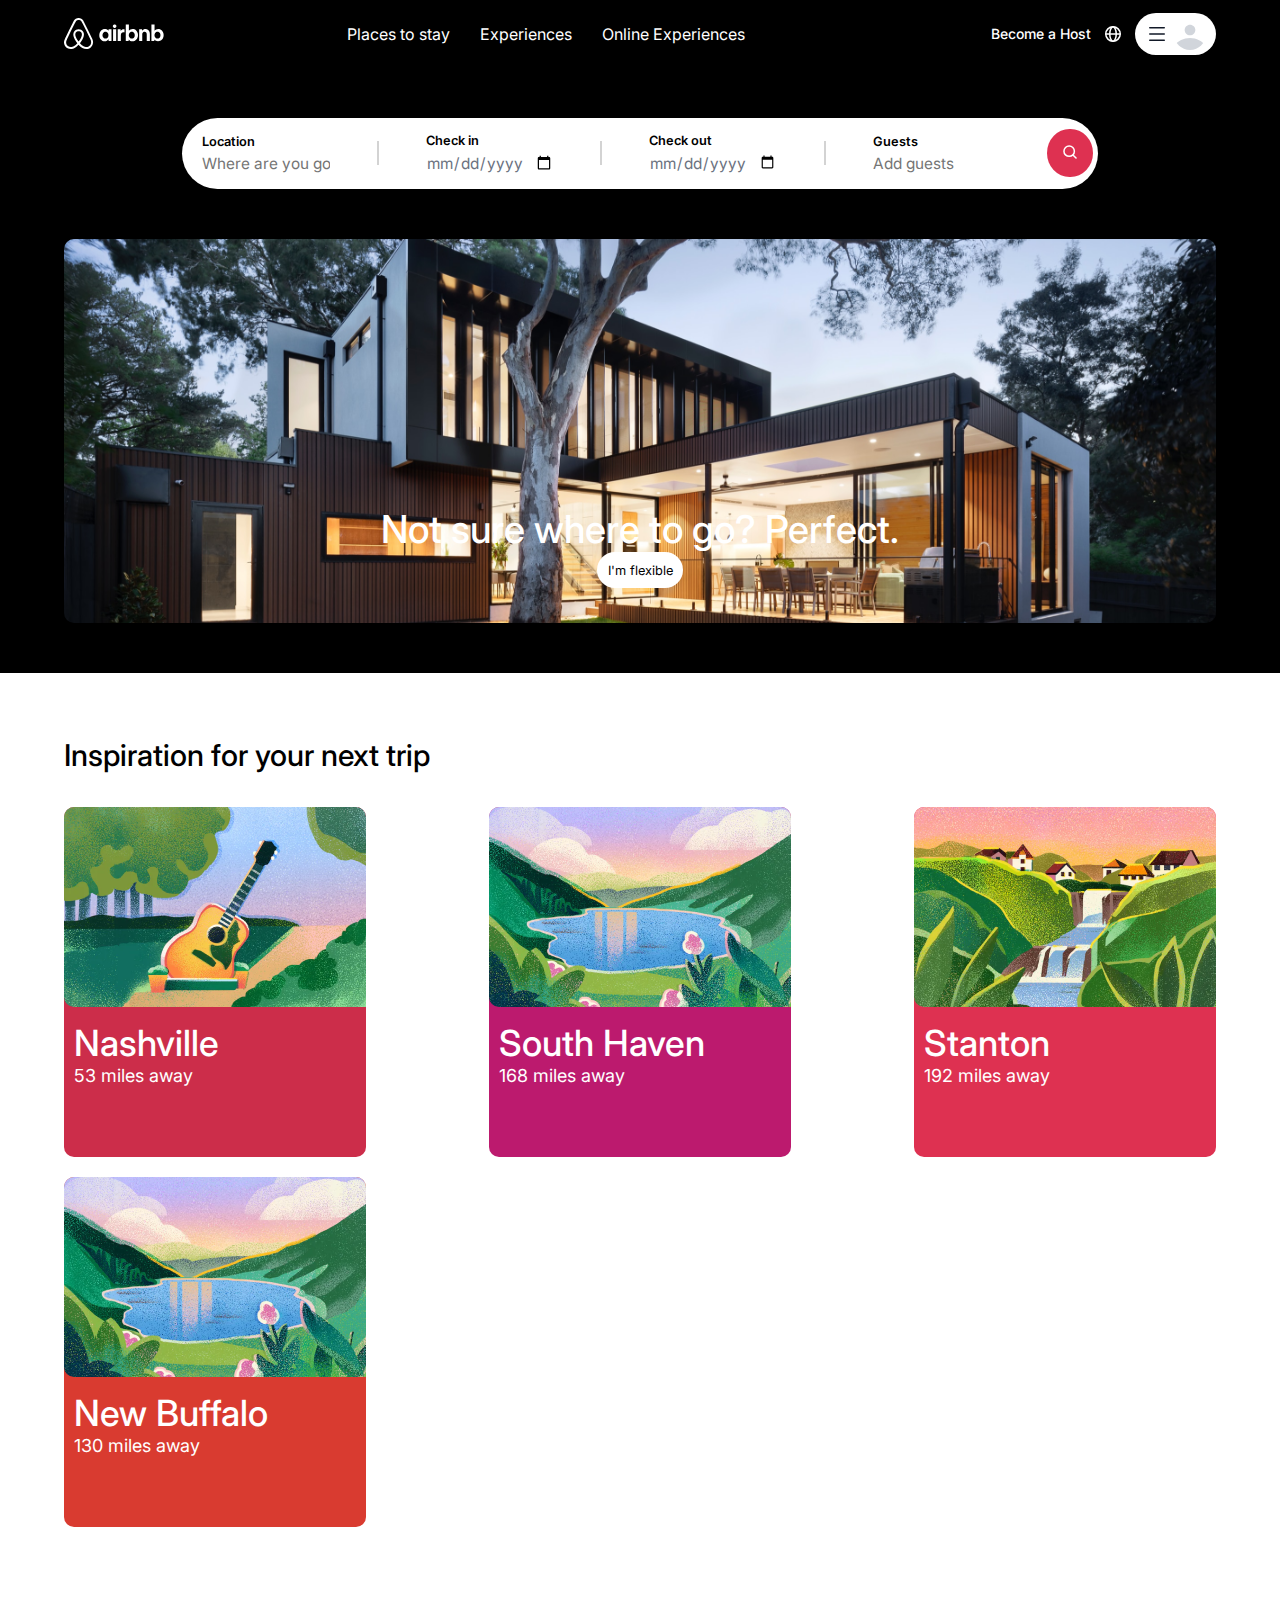
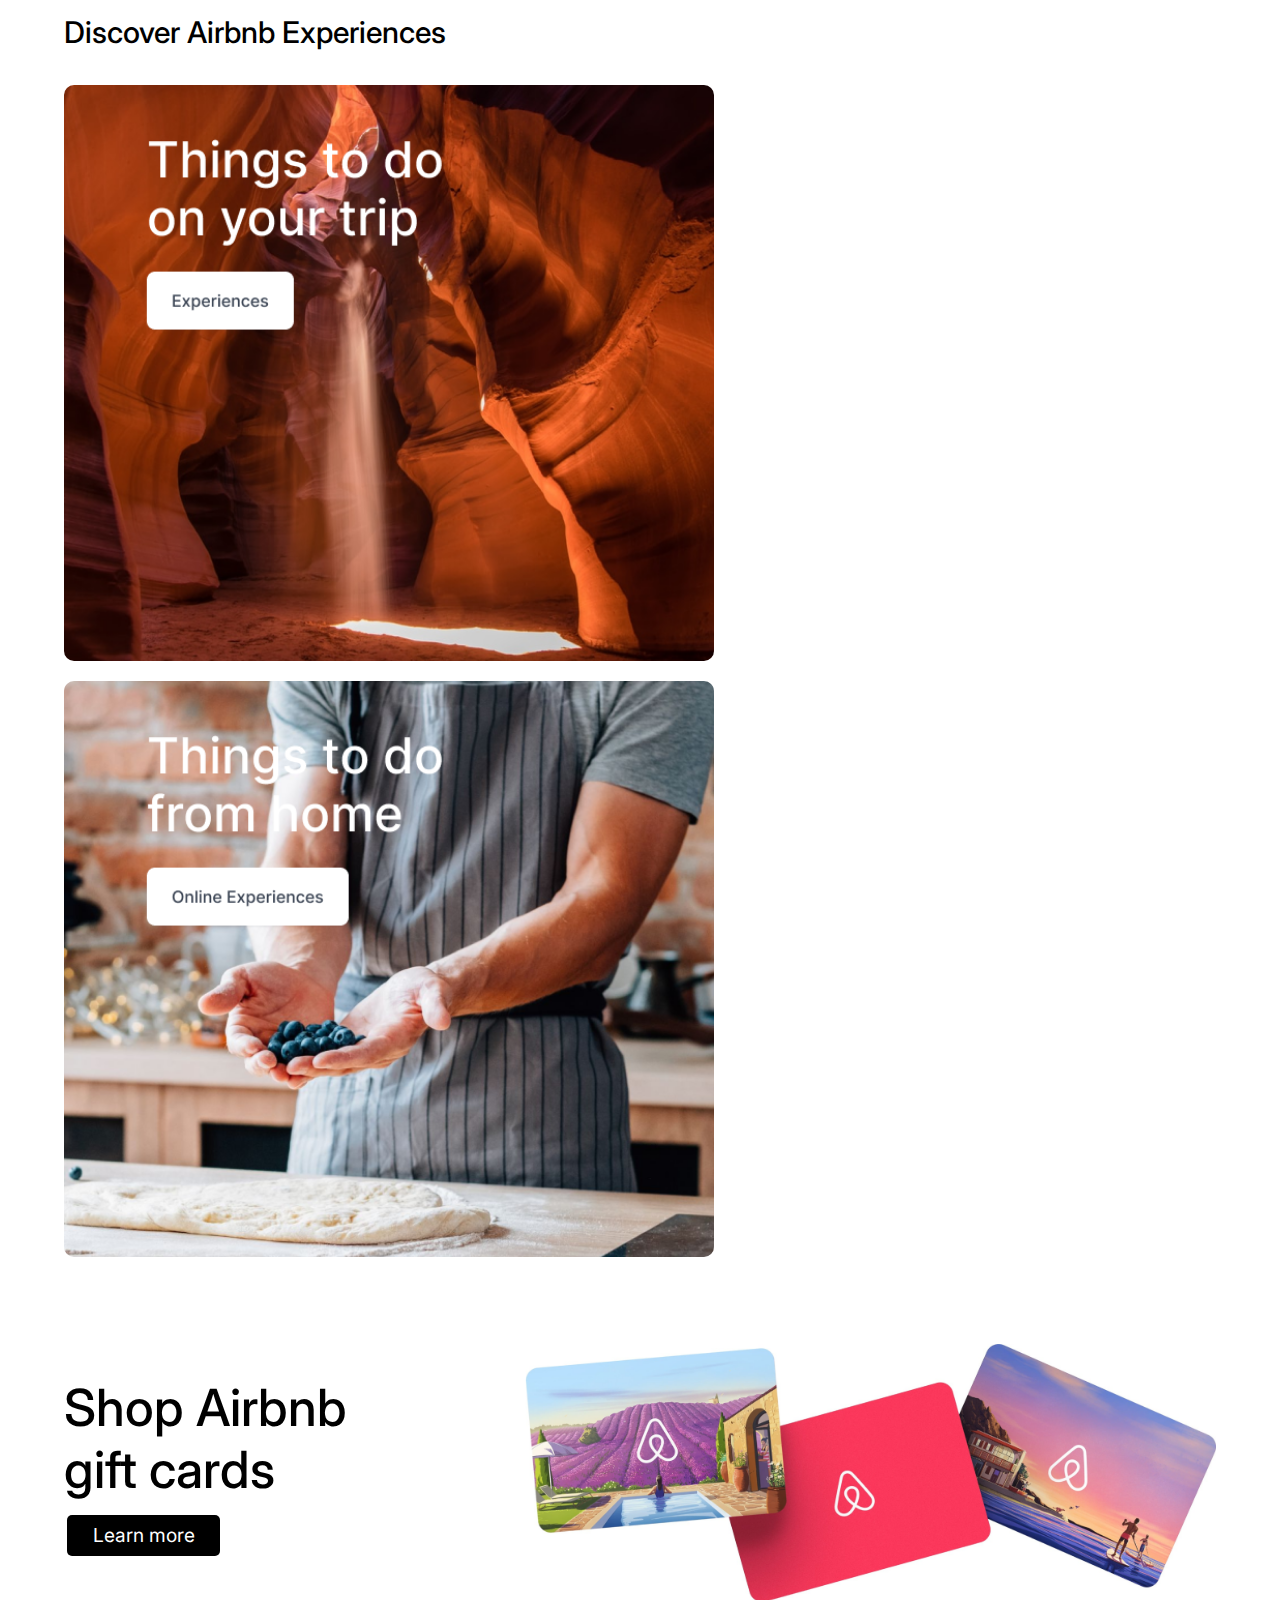
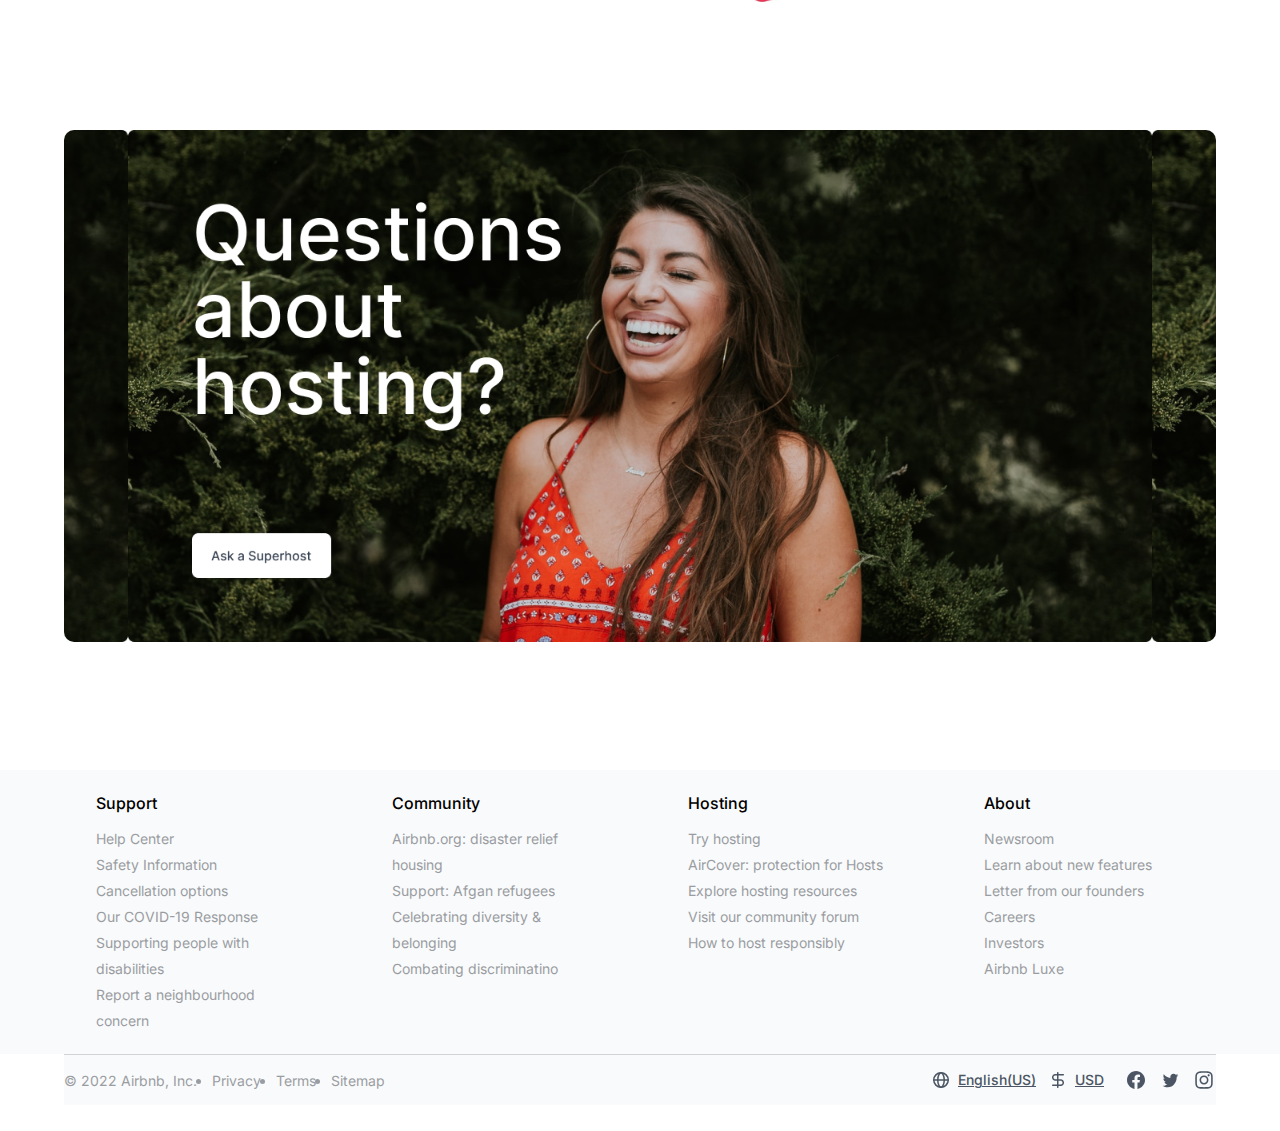
<file: index.html>
<!DOCTYPE html>
<html lang="en">
<head>
    <meta charset="UTF-8">
    <meta name="viewport" content="width=device-width, initial-scale=1.0">
    <title>AirBnb-Clone</title>
    <link rel="stylesheet" href="./style.css">
</head>
<body>
    <nav class="top-bar">
        <img src="./images/Vector.svg" alt="logo" />
        <ul>
          <li><a href="#">Places to stay</a></li>
          <li><a href="#">Experiences</a></li>
          <li><a href="#">Online Experiences</a></li>
        </ul>
        <div>
          <p>Become a Host</p>
          <img src="./images/globe.svg" alt="globe" />
          <div>
            <img src="./images/menu.svg" alt="menu" />
            <img src="./images/Icon.svg" alt="profile" />
          </div>
        </div>
      </nav>
      <section class="hero-section">
        <section class="search-bar">
          <div>
            <h6>Location</h6>
            <input
              type="text"
              id="destination"
              placeholder="Where are you going"
            />
          </div>
          <div class="vertical-line"></div>
          <div>
            <h6>Check in</h6>
            <input type="date" id="checkIn" placeholder="Add dates" />
          </div>
          <div class="vertical-line"></div>
          <div>
            <h6>Check out</h6>
            <input type="date" id="checkOut" placeholder="Add dates" />
          </div>
          <div class="vertical-line"></div>
          <div>
            <h6>Guests</h6>
            <input type="number" id="guests" placeholder="Add guests" />
          </div>
          <a>
            <button id="submitSearchBtn" type="submit">
              <img src="./images/Icon (2).svg" alt="search" />
            </button>
          </a>
        </section>
        <section class="hero">
          <div>
            <h3>Not sure where to go? Perfect.</h3>
            <button>I'm flexible</button>
          </div>
        </section>
      </section>
      <section class="inspiration">
        <h2>Inspiration for your next trip</h2>
        <div class="next-trip">
          <div id="card1">
            <img src="./images/Rectangle 1.png" alt="image" />
            <div>
              <h3>Nashville</h3>
              <h6>53 miles away</h6>
            </div>
          </div>
          <div id="card2">
            <img src="./images/Rectangle 1 (1).png" alt="image" />
            <div>
              <h3>South Haven</h3>
              <h6>168 miles away</h6>
            </div>
          </div>
          <div id="card3">
            <img src="./images/Rectangle 1 (2).png" alt="image" />
            <div>
              <h3>Stanton</h3>
              <h6>192 miles away</h6>
            </div>
          </div>
          <div id="card4">
            <img src="./images/Rectangle 1 (3).png" alt="image" />
            <div>
              <h3>New Buffalo</h3>
              <h6>130 miles away</h6>
            </div>
          </div>
        </div>
      </section>
  
      <section class="experience">
        <h2>Discover Airbnb Experiences</h2>
        <div class="airbnb-experience">
          <div id="dae-card1">
            <div>
              
            </div>
          </div>
          <div id="dae-card2">
            <div>
              
            </div>
          </div>
        </div>
      </section>
  
      <section class="gift-cards">
        <div class="left-gift-cards">
          <h2>
            Shop Airbnb <br />
            gift cards
          </h2>
          <button>Learn more</button>
        </div>
        <img src="./images/Gift Cards.png" alt="image" width="60%" />
      </section>
  
      <section class="hosting">
       
      </section>
  
      <footer>
        <div class="footer-top">
          <div>
            <ul>
              <li>Support</li>
              <li>Help Center</li>
              <li>Safety Information</li>
              <li>Cancellation options</li>
              <li>Our COVID-19 Response</li>
              <li>Supporting people with disabilities</li>
              <li>Report a neighbourhood concern</li>
            </ul>
          </div>
          <div>
            <ul>
              <li>Community</li>
              <li>Airbnb.org: disaster relief housing</li>
              <li>Support: Afgan refugees</li>
              <li>Celebrating diversity & belonging</li>
              <li>Combating discriminatino</li>
            </ul>
          </div>
          <div>
            <ul>
              <li>Hosting</li>
              <li>Try hosting</li>
              <li>AirCover: protection for Hosts</li>
              <li>Explore hosting resources</li>
              <li>Visit our community forum</li>
              <li>How to host responsibly</li>
            </ul>
          </div>
          <div>
            <ul>
              <li>About</li>
              <li>Newsroom</li>
              <li>Learn about new features</li>
              <li>Letter from our founders</li>
              <li>Careers</li>
              <li>Investors</li>
              <li>Airbnb Luxe</li>
            </ul>
          </div>
        </div>
        <div class="footer-bottom">
          <div class="footer-bottom-left">
            <ul>
              <li>© 2022 Airbnb, Inc.</li>
              <li>Privacy</li>
              <li>Terms</li>
              <li>Sitemap</li>
            </ul>
          </div>
          <div class="footer-bottom-right">
            <ul>
              <li>
                <img src="./images/globe (1).svg" alt="" />
                <a href="#"><p>English(US)</p></a>
              </li>
              <li>
                <img src="./images/dollar-2.png" alt="" />
                <a href="#"><p>USD</p></a>
              </li>
            </ul>
            <div class="social-handle">
              <img src="./images/Social Media.svg" alt="" />
              <img src="./images/Social Media (1).svg" alt="" />
              <img src="./images/Social Media (2).svg" alt="" />
            </div>
          </div>
        </div>
      </footer>
      <script src="./script.js"></script>
    
</body>
</html>
</file>
<file: style.css>
@import url("https://fonts.googleapis.com/css2?family=Inter&display=swap");
* {
  margin: 0px;
  padding: 0px;
  font-family: Inter;
}
body {
  width: 100%;
}

.top-bar {
  background-color: black;
  display: flex;
  justify-content: space-between;
  align-items: center;
  padding: 1% 5%;
 
}
.top-bar > img {
  width: 100px;
}
.top-bar > ul {
  display: flex;
  align-items: center;
  gap: 30px;
  width: 40%;
}
.top-bar > ul > li {
  list-style: none;
}
.top-bar > ul > li > a {
  color: var(--white, #fff);

  font-size: 16px;
  font-weight: 400;
  text-decoration: none;
}
.top-bar > div {
  display: flex;
  align-items: center;
  gap: 10px;
}
.top-bar > div > p {
  color: var(--white, #fff);

  font-size: 14px;
  font-weight: 500;
}
.top-bar > div > div {
  background: var(--white, #fff);
  display: flex;
  justify-content: space-around;
  align-items: center;
  border-radius: 100px;
  gap: 5px;
  padding: 5px 10px;
}


.hero-section {
  display: flex;
  flex-direction: column;
  align-items: center;
  background-color: black;
  padding-top: 50px;
}
.search-bar {
  display: flex;
  align-items: center;
  justify-content: space-between;
  background-color: #fff;
  gap: 20px;
  padding: 10px 5px 10px 15px;
  border-radius: 25vw;
  height: 2%;
  width: 70vw;
}
.search-bar > div > input {
  width: 10vw;
}
.vertical-line {
  border-right: 2px solid lightgray;
  padding: 12px 0;
}
.search-bar > a > button {
  background-color: #de3151;
  border-radius: 50%;
  padding: 1vw;
  border: none;
}
.search-bar > div > h6 {
  color: var(--black, #000);

 
  font-size: 1vw;
  font-weight: 600;
  padding: 5px 0 0 5px;
}
.search-bar > div > input {
  color: var(--gray-500, #6b7280);

  font-size: 1.2vw;
  font-weight: 400;
  border: none;
  outline: none;
  padding: 5px;
}

input::-webkit-outer-spin-button,
input::-webkit-inner-spin-button {
  -webkit-appearance: none;
  margin: 0;
}

.hero {
  background-image: url(./images/Big\ Card.png);
  background-size: cover;
  width: 90vw;
  height: 30vw;
  margin: 50px;
  border-radius: 10px;
  display: flex;
  justify-content: center;
  align-items: flex-end;
}
.hero > div {
  display: flex;
  flex-direction: column;
  align-items: center;
  padding-bottom: 3%;
}
.hero > div > h3 {
  color: #fff;


  font-size: 3vw;
  font-weight: 500;
}
.hero > div > button {
  width: fit-content;
  background-color: white;
  border: none;
  padding: 2%;
  border-radius: 20px;
  font-size: 1vw;
}


.inspiration {
  width: 90vw;
  margin: auto;
  padding: 5% 0;
  box-sizing: border-box;
}
.inspiration > h2,
.experience > h2 {
  color: var(--black, #000);


  font-size: 30px;
  font-weight: 500;
  margin-bottom: 1%;
}

#card1 {
  background-color: #cc2d4a;
  height: 350px;
  border-radius: 10px;
  width: 302px;
}
#card2 {
  background-color: #bc1a6e;
  height: 350px;
  border-radius: 10px;
  width: 302px;
}
#card3 {
  background-color: #de3151;
  height: 350px;
  border-radius: 10px;
  width: 302px;
}
#card4 {
  background-color: #d93b30;
  height: 350px;
  border-radius: 10px;
  width: 302px;
}
#card1 > div > h3,
#card2 > div > h3,
#card3 > div > h3,
#card4 > div > h3 {
  color: var(--white, #fff);


  font-size: 36px;
  font-weight: 500;
}

#card1 > img,
#card2 > img,
#card3 > img,
#card4 > img {
  border-radius: 10px 10px 0;
}

#card1 > div > h6,
#card2 > div > h6,
#card3 > div > h6,
#card4 > div > h6 {
  color: var(--white, #fff);


  font-size: 18px;
  font-weight: 400;
}

#card1 > div,
#card2 > div,
#card3 > div,
#card4 > div {
  padding: 10px;
}
.next-trip {
  display: flex;
  align-items: center;
  justify-content: space-between;
  gap: 20px;
  flex-wrap: wrap;
  padding: 2% 0;
  margin: auto;
}


.experience {
  width: 90vw;
  margin: auto;
  padding: 0 0 5% 0;
  box-sizing: border-box;
}

.airbnb-experience {
  padding: 2% 0;
}

#dae-card1 {
  background-image: url(./images/unsplash_qvO4yjZo-Mc.png);
  background-size: cover;
  background-position: center;
  background-repeat: no-repeat;
  width: 650px;
  height: 45vw;
  border-radius: 10px;
}

#dae-card2 {
  background-image: url(./images/unsplash_JYTWsPsIDcY.png);
  background-size: cover;
  background-position: center;
  background-repeat: no-repeat;
  width: 650px;
  height: 45vw;
  border-radius: 10px;
}
#dae-card1 > div,
#dae-card2 > div {

  padding: 10%;
}

#dae-card1 > div > h2,
#dae-card2 > div > h2 {
  color: #fff;


  font-size: 3vw;
  font-weight: 500;
}

#dae-card1 > div > button,
#dae-card2 > div > button {
  border: none;
  background-color: #fff;
  padding: 1% 2%;
  border-radius: 5px;
  margin-top: 10px;
  cursor: pointer;
  width: 15vw;
  font-size: 1.4vw;
}

.airbnb-experience {
  display: flex;
  justify-content: space-between;
  flex-wrap: wrap;
  align-items: center;
  gap: 20px;
  padding: 2% 0;
  margin: auto;
}

.gift-cards {
  width: 90vw;
  margin: auto;
  display: flex;
  align-items: center;
  justify-content: space-between;
  overflow: hidden;
  margin-bottom: 10%;
}

.left-gift-cards > h2 {
  font-size: 4vw;
  color: var(--black, #000);

  
  font-weight: 500;
}

.left-gift-cards > button {
  background-color: #000;
  color: #fff;
  border: none;
  margin: 5% 1%;
  width: 12vw;
  padding: 3% 4%;
  border-radius: 5px;
  font-size: 1.5vw;
}



.hosting {
  width: 90vw;
  margin: auto;
  display: flex;
  flex-direction: column;
  align-items: start;
  justify-content: space-around;
  background-image: url(./images/unsplash_SV3e7hGlVnc\ \(1\).png);
  background-position: center;
  background-size: contain;
  height: 40vw;
  margin-bottom: 10%;
  border-radius: 10px;
}

.hosting > button {
  color: #000;
  background-color: #fff;
  padding: 1% 2%;
  margin-left: 10%;
  border: none;
  border-radius: 5px;
  font-size: 1vw;
  cursor: pointer;
  box-sizing: border-box;
}

.hosting > h2 {
  color: #fff;
  font-size: 4vw;
  font-weight: 500;
  margin-left: 10%;
}


.footer {
  width: 100vw;
  display: flex;
  flex-direction: column;
  align-items: center;
  justify-content: center;
  margin: auto;
  background: var(--gray-50, #f9fafb);
}

.footer-top {
  display: flex;
  justify-content: space-evenly;
  align-items: start;
  flex-wrap: wrap;
  background: var(--gray-50, #f9fafb);
  padding: 20px 0;
}

.footer-top > div {
  width: 200px;
}
.footer-top > div > ul > li:first-child {
  color: var(--black, #000);


  font-size: 16px;
  font-weight: 500;
  margin-bottom: 10px;
}

.footer-top > div > ul > li {
  color: var(--gray-00, #999da2);


  font-size: 14px;
  font-weight: 400;
  list-style: none;
  line-height: 26px;

}

.footer-bottom {
  display: flex;
  align-items: center;
  justify-content: space-between;
  flex-wrap: wrap;
  width: 90vw;
  margin: auto;
  height: 50px;
  border-top: 1px solid lightgray;
  margin-bottom: 2%;
  background: var(--gray-50, #f9fafb);
}
.footer-bottom-left > ul {
  display: flex;
  align-items: center;
  gap: 15px;
}
.footer-bottom-left > ul > li {
  color: var(--gray-00, #999da2);
}
.footer-bottom-left > ul > li:first-child {
  list-style: none;
}
.footer-bottom > div:first-child {

  font-size: 14px;
  font-weight: 400;
}

.footer-bottom-right > ul > li {
  display: flex;
  align-items: center;
  list-style: none;
  gap: 5px;
  color: var(--gray-600, #999da2);
  font-size: 14px;
  font-weight: 500;
  text-decoration-line: underline;
}
.footer-bottom-right > ul > li > a > p {
  color: var(--gray-600, #4b5563);
  font-size: 14px;
  font-weight: 500;
  line-height: 20px; 
  text-decoration-line: underline;
}
.social-handle {
  display: flex;
  align-items: center;
  gap: 10px;
}

.footer-bottom-right {
  display: flex;
  align-items: center;
  justify-content: space-between;
  gap: 20px;
}

.footer-bottom-right > ul {
  display: flex;
  align-items: center;
  gap: 10px;
}


@media only screen and (max-width: 767px) {
  .top-bar > ul {
   
    display: none;
  }
  .search-bar {
    width: fit-content;
    height: fit-content;
  }

  .search-bar > div > h6 {
    font-size: 1.8vw;
  }
  .search-bar > div > input {
    font-size: 1.5vw;
  }
}

@media only screen and (max-width: 374px) {
  .top-bar > div > p {
    width: 70px;
    font-size: 12px;
  }
  .top-bar > div {
    gap: 0px;
  }
  .top-bar > div > div {
    padding: 2px 0;
  }
  .top-bar {
    padding: 10px 8px;
  }
}
</file>
